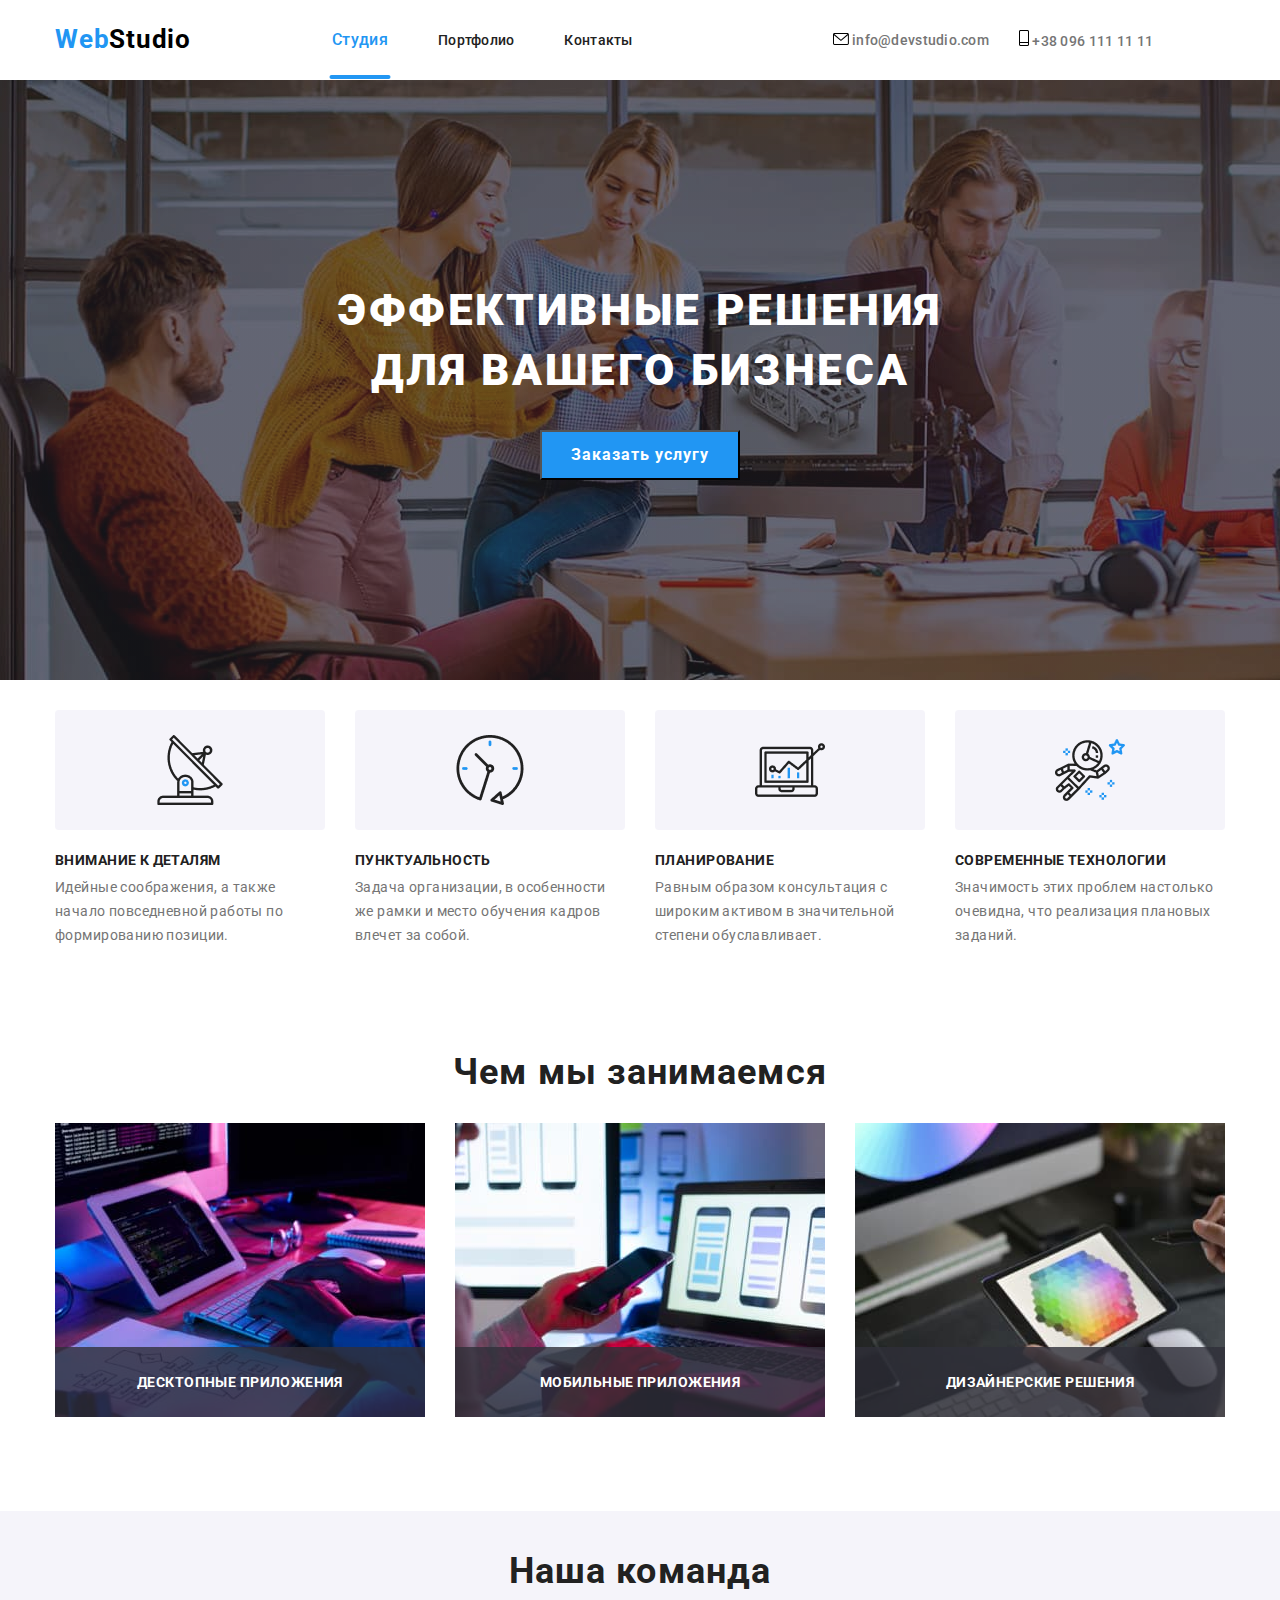
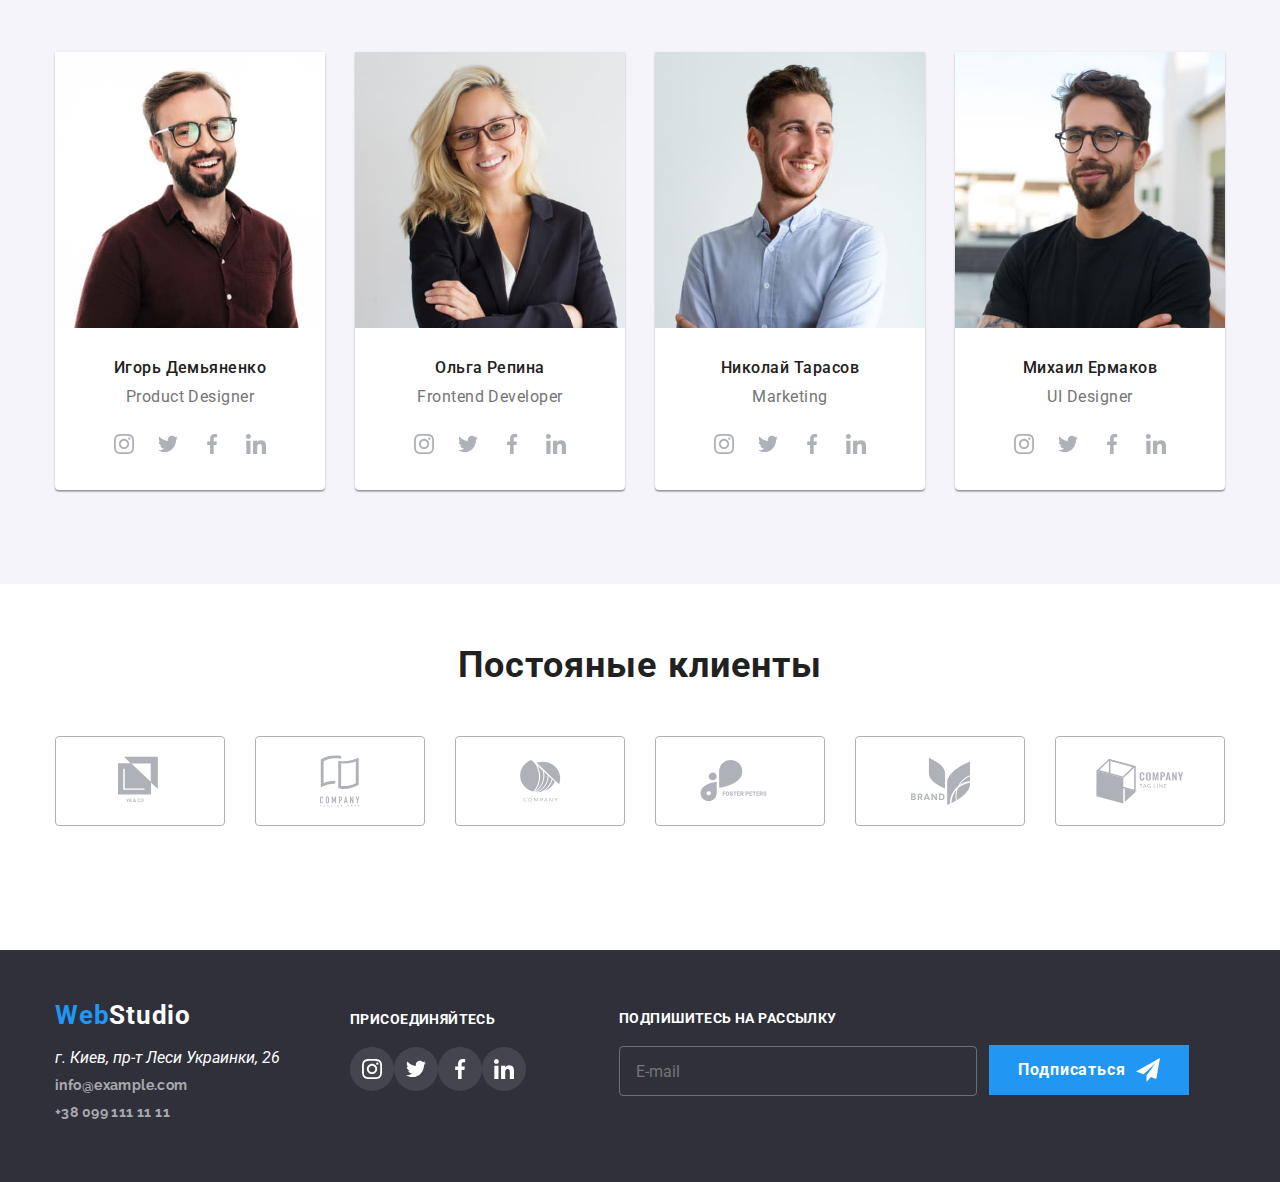
<file: index.html>
<!DOCTYPE html>
<html lang="ru">
  <head>
    <meta charset="UTF-8" />
    <meta name="viewport" content="width=device-width, initial-scale=1.0" />
    <title>Вебстудия</title>
    <link
      rel="stylesheet"
      href="https://cdnjs.cloudflare.com/ajax/libs/modern-normalize/1.0.0/modern-normalize.css"
    />
    <link
      href="https://fonts.googleapis.com/css2?family=Raleway:wght@700&family=Roboto:wght@400;500;700;900&display=swap"
      rel="stylesheet"
    />
    <link rel="stylesheet" href="./css/main.min.css"/>
  </head>

  <body>
    <!-- HEADER -->
    
    <header class="header">
      <div class="container header-container">
       
          <a class="header-logo" lang="en">Web<span class="accent">Studio</span></a>
          <button class="menu-button "  type="button" aria-expanded="false" aria-controls="header-menu-container" data-menu-button>
            <svg class="menu-svg" width="40px" height="40px" aria-label="Переключатель мобильного меню">
              <use width="19px" class="icon-cross" href="./img/sprite.svg#icon-cross"></use>
              <use width="24px"  class="icon-menu" href="./img/sprite.svg#icon-menu"></use>
            </svg>
          </button>
          <div class="header-menu-container" data-menu id="header-menu-container">
            <nav class="navigation">
              <ul class="navigation-list list">
                <li class="navigation-list-item">
                  <a class="navigation-active-link link active" href="">Студия</a>
                </li>
                <li class="navigation-list-item">
                <a class="navigation-list-link link" href="./portfolio.html" target="blank">Портфолио</a>
                </li>
               <li class="navigation-list-item">
                <a class="navigation-list-link link" href="">Контакты</a>
                </li>
              </ul>
            </nav>
            <div class="adress-studio">
              <address class="adress">
                <a class="header-mail-link link" href="mailto:info@devstudio.com">
                  <svg class="mail-svg" width="16px" height="12px">
                   <use  href="./img/sprite.svg#icon-hover"> </use>
                  </svg>
                  info@devstudio.com
                </a>
              </address>
              <address class="adress">
                <a class="header-tel-link link" href="tel:+380961111111">
                  <svg class="tel-svg" width="10px" height="16px">
                    <use href="./img/sprite.svg#icon-Vector"></use>
                  </svg>
                 +38 096 111 11 11
                </a>
              </address>
            </div>
          </div>
        
      </div>
      
    </header>



    <!-- HERO -->
    
    <section class="hero">
      <div class="container">
        
        <h1 class="hero-title">Эффективные решения<br>для вашего бизнеса</h1>
        
        <div class="hero-button">
          <button class="button" type="button" data-modal-open>Заказать услугу</button>
          
        </div>
      </div>
    </section>
  

    <!-- SERVICES -->
    <div class="container services">
    
      <section class="section">
        <ul class="services list">
          <li class="services-item">
            <div class="antenna"></div>
            <h2 class="services-title list">Внимание к деталям</h2>
            <p class="services-subtitle">
            Идейные соображения, а также начало повседневной работы по
            формированию позиции.
            </p>
          </li>
          <li class="services-item">
            <div class="clock"></div>
            <h2 class="services-title list">Пунктуальность</h2>
            <p class="services-subtitle" >
            Задача организации, в особенности же рамки и место обучения кадров
            влечет за собой.
            </p>
          </li>
          <li class="services-item">
            <div class="diagram"></div>
            <h2 class="services-title">Планирование</h2>
            <p class="services-subtitle">
            Равным образом консультация с широким активом в значительной степени
            обуславливает.
            </p>
          </li>
          <li class="services-item">
            <div class="astronaut"></div>
            <h2 class="services-title">Современные технологии</h2>
            <p class="services-subtitle">
            Значимость этих проблем настолько очевидна, что реализация плановых
            заданий.
            </p>
          </li>
        </ul>
      </section>
    </div>

    <!-- ABOUT US -->
   <section class="about">
    <div class="container"> 
    
      <h2 class="heading-title">Чем мы занимаемся</h2>
      <ul class="heading-box">
        <li class="heading list">
          <img src="./img/foto1.jpg" alt="человек печатает" width="370" height="294"/>
          <div class="overlay">
            <p class="label">Десктопные приложения</p>
          </div>
        </li>
        <li class="heading list">
          <img src="./img/foto2.jpg" alt="телефон в руках" width="370" height="294"/>
          <div class="overlay">
            <p class="label">Мобильные приложения</p>
          </div>
        </li>
        <li class="heading list">
          <img src="./img/foto3.jpg" alt="планшет в руках" width="370" height="294"/>
          <div class="overlay">
            <p class="label">Дизайнерские решения</p>
          </div>
        </li>
      </ul>
    </div>
   </section> 
 
   
    <!-- COMMAND -->
    <section class="command">
      <div class="container">
        
        <h2 class="command-title">Наша команда</h2>
       
        <div class="dream-team"> 
          <div class="team">
            <picture>
              <source srcset="./img/team-mobile1.jpg 1x, ./img/team-mobile1@2x.jpg 2x "  media="">
              <source srcset="./img/team-tablet1.jpg 1x, ./img/team-tablet1@2x.jpg 2x "  media="(min-width: 768px)">
              <source srcset="./img/team-desktop1.jpg 1x, ./img/team-desktop1@2x.jpg 2x "  media="(min-width: 1200px)">
              <img class="team-img" src="./img/team-mobile1.jpg" alt="Игорь Демьяненко"/>
            </picture>
            <div class="team-card">
              <h3 class="command-list-name">Игорь Демьяненко</h3>
              <p class="position" lang="en">Product Designer</p>
              <ul class="social-list list">
                <li class="social-list-item">
                  <a class="social-list-link" href="">
                  <svg  class="social-list-svg" >
                    <use href="./img/sprite.svg#icon-instagram"></use>
                   </svg>
                  </a>
                </li>
                <li class="social-list-item">
                  <a class="social-list-link"  href="">
                    <svg class="social-list-svg">
                      <use href="./img/sprite.svg#icon-twitter"></use>
                    </svg>
                  </a>
                </li>
                <li class="social-list-item">
                  <a class="social-list-link" href="">
                    <svg class="social-list-svg">
                      <use href="./img/sprite.svg#icon-facebook"></use>
                    </svg>
                  </a>
                </li>
                <li class="social-list-item">
                  <a class="social-list-link" href="">
                    <svg class="social-list-svg">
                      <use href="./img/sprite.svg#icon-linkedin"></use>
                    </svg>
                  </a>
                </li>
              </ul>
            </div>
          </div>
          <div class="team">
            <picture>
              <source srcset="./img/team-mobile2.jpg 1x, ./img/team-mobile2@2x.jpg 2x "  media="">
              <source srcset="./img/team-tablet2.jpg 1x, ./img/team-tablet2@2x.jpg 2x "  media="(min-width: 768px)">
              <source srcset="./img/team-desktop2.jpg 1x, ./img/team-desktop2@2x.jpg 2x "  media="(min-width: 1200px)">
              <img class="team-img" src="./img/team-mobile2.jpg" alt="Ольга Репина"/>
            </picture>
           
            <div class="team-card">
              <h3 class="command-list-name">Ольга Репина</h3>
              <p class="position" lang="en">Frontend Developer</p>
              <ul class="social-list list">
                <li class="social-list-item">
                  <a class="social-list-link" href="">
                   <svg class="social-list-svg">
                    <use href="./img/sprite.svg#icon-instagram"></use>
                   </svg>
                  </a>
                </li>
                <li class="social-list-item">
                  <a class="social-list-link"  href="">
                    <svg class="social-list-svg">
                      <use href="./img/sprite.svg#icon-twitter"></use>
                    </svg>
                  </a>
                </li>
                <li class="social-list-item">
                  <a class="social-list-link" href="">
                    <svg class="social-list-svg">
                      <use href="./img/sprite.svg#icon-facebook"></use>
                    </svg>
                  </a>
                </li>
                <li class="social-list-item">
                  <a class="social-list-link" href="">
                    <svg class="social-list-svg">
                      <use href="./img/sprite.svg#icon-linkedin"></use>
                    </svg>
                  </a>
                </li>
              </ul>
            </div> 
          </div>
          <div class="team">
            <picture>
              <source srcset="./img/team-mobile3.jpg 1x, ./img/team-mobile3@2x.jpg 2x "  media="">
              <source srcset="./img/team-tablet3.jpg 1x, ./img/team-tablet3@2x.jpg 2x "  media="(min-width: 768px)">
              <source srcset="./img/team-desktop3.jpg 1x, ./img/team-desktop3@2x.jpg 2x "  media="(min-width: 1200px)">
              <img class="team-img" src="./img/team-mobile3.jpg" alt="Николай Тарасов"/>
            </picture>
           
            <div class="team-card">
              <h3 class="command-list-name">Николай Тарасов</h3> 
              <p class="position" lang="en">Marketing</p>
              <ul class="social-list list">
                <li class="social-list-item">
                  <a class="social-list-link" href="">
                   <svg class="social-list-svg">
                    <use href="./img/sprite.svg#icon-instagram"></use>
                   </svg>
                  </a>
                </li>
                <li class="social-list-item">
                  <a class="social-list-link"  href="">
                    <svg class="social-list-svg">
                      <use href="./img/sprite.svg#icon-twitter"></use>
                    </svg>
                  </a>
                </li>
                <li class="social-list-item">
                  <a class="social-list-link" href="">
                    <svg class="social-list-svg">
                      <use href="./img/sprite.svg#icon-facebook"></use>
                    </svg>
                  </a>
                </li>
                <li class="social-list-item">
                  <a class="social-list-link" href="">
                    <svg class="social-list-svg">
                      <use href="./img/sprite.svg#icon-linkedin"></use>
                    </svg>
                  </a>
                </li>
              </ul>
            </div>
          </div>
          <div class="team">
            <picture>
              <source srcset="./img/team-mobile4.jpg 1x, ./img/team-mobile4@2x.jpg 2x "  media="">
              <source srcset="./img/team-tablet4.jpg 1x, ./img/team-tablet4@2x.jpg 2x "  media="(min-width: 768px)">
              <source srcset="./img/team-desktop4.jpg 1x, ./img/team-desktop4@2x.jpg 2x "  media="(min-width: 1200px)">
              <img class="team-img" src="./img/team-mobile4.jpg" alt="Михаил Ермаков"/>
            </picture>
           
            <div class="team-card">
              <h3 class="command-list-name">Михаил Ермаков</h3>
              <p class="position" lang="en">UI Designer</p>
              <ul class="social-list list">
                <li class="social-list-item">
                  <a class="social-list-link" href="">
                   <svg class="social-list-svg">
                    <use href="./img/sprite.svg#icon-instagram"></use>
                   </svg>
                  </a>
                </li>
                <li class="social-list-item">
                  <a class="social-list-link"  href="">
                    <svg class="social-list-svg">
                      <use href="./img/sprite.svg#icon-twitter"></use>
                    </svg>
                  </a>
                </li>
                <li class="social-list-item">
                  <a class="social-list-link" href="">
                    <svg class="social-list-svg">
                      <use href="./img/sprite.svg#icon-facebook"></use>
                    </svg>
                  </a>
                </li>
                <li class="social-list-item">
                  <a class="social-list-link" href="">
                    <svg class="social-list-svg">
                      <use href="./img/sprite.svg#icon-linkedin"></use>
                    </svg>
                  </a>
                </li>
              </ul>
            </div>
          </div>
        </div>
        
      </div>
    </section>

    
   <!-- ПОСТОЯНЫЕ КЛИЕНТЫ  -->

    <section class="section-clients">
      <div class="container"> 
        <h2 class="clients-title">Постояные клиенты</h2>
        <ul class="clients list">
          <li>
            <a class="clients-box " href="">
              <svg class="clients-icon" width="44" height="50">
                <use  href="./img/sprite.svg#icon-logo-1"></use>
              </svg>
            </a>
          </li>
          <li>
            <a class="clients-box" href="">
            <svg class="clients-icon"  width="40px" height="52px" >
              <use  href="./img/sprite.svg#icon-logo-2"></use>
            </svg>
            </a>
          </li>
          <li>
            <a class="clients-box " href="">
            <svg class="clients-icon" width="41px" height="42px">
              <use  href="./img/sprite.svg#icon-logo-3"></use>
            </svg>
            </a>
          </li>
          <li>
            <a class="clients-box " href="">
            <svg class="clients-icon" width="80px" height="42px">
              <use  href="./img/sprite.svg#icon-logo-4"></use>
            </svg>
            </a>
          </li>
          <li>
            <a class="clients-box " href="">
            <svg class="clients-icon" width="59px" height="47px">
              <use  href="./img/sprite.svg#icon-logo-5"></use>
            </svg>
            </a>
          </li>
          <li>
            <a class="clients-box " href="">
            <svg class="clients-icon" width="88px" height="45px">
              <use  href="./img/sprite.svg#icon-logo-6"></use>
            </svg>
            </a>
          </li>
        </ul>
      </div>
    

    </section>
    
     

    <!-- FOOTER -->

    <footer class="footer">
      <div class="container">
       
        <div class="address-social">
          <div class="container-address"> 
          
            <a class="footer-logo link" lang="en" href="./index.html">Web<span class="footer-accent">Studio</span></a>
            
            <address class="contact-address">
              <a class="footer-contact-item link" href="г.Киев,пр-тЛесиУкраинки,26">г. Киев, пр-т Леси Украинки, 26</a>
            </address>
            <address class="contact-mail">
              <a class="footer-contact link" href="mailto:info@example.com">info@example.com</a>
            </address>
              <address class="contact-tel">
              <a class="footer-contact link" href="tel:+380991111111">+38 099 111 11 11</a>
            </address> 
          </div>
           
          <div class="container-social">
  
            <h1 class="footer-social-title">присоединяйтесь</h1>
            <ul class="footer-social-list list">
              <li class="footer-social-list-item">
                <a href="" class="footer-social-list-link">
                  <svg class="footer-social-icon">
                    <use href="./img/sprite.svg#icon-instagram"></use>
                    </svg>
                </a>
              </li>
              <li class="footer-social-list-item">
                 <a class="footer-social-list-link"  href="">
                  <svg class="footer-social-icon">
                    <use href="./img/sprite.svg#icon-twitter"></use>
                  </svg>
                </a>
              </li>
              <li class="footer-social-list-item">
                <a class="footer-social-list-link" href="">
                  <svg class="footer-social-icon">
                    <use href="./img/sprite.svg#icon-facebook"></use>
                  </svg>
                </a>
              </li>
              <li class="footer-social-list-item">
                <a class="footer-social-list-link" href="">
                  <svg class="footer-social-icon">
                    <use href="./img/sprite.svg#icon-linkedin"></use>
                  </svg>
                 </a>
              </li>
            </ul>
          </div>
        </div>


        <div class="mail-input">
          <h2 class="mail-input-title">Подпишитесь на рассылку</h2>
          <form action="#" class="form-input">
          <input type="text" class="form-input-mail" placeholder="E-mail"></form>
        </div>
          
        <div class="button-input">
          <a class="button">
            <span class="icon"></span>
            Подписаться 
            <svg class="input-icon">
              <use href="./img/sprite.svg#icon-send"></use>
            </svg>
          </a>
        </div>
        
      </div>
     
    </footer>   

      <!-- MODAL WINDOW   -->

    <div class="backdrop is-hidden" data-modal>
      <div class="modal">
        <button type="button" class="close-btn" data-modal-close>
          <svg width="18px" height="18px" class="modal-svg">
            <use href="./img/sprite.svg#icon-Vector-x"></use>
          </svg>
        </button>

        <h2 class="modal-title">Оставьте свои данные, мы вам перезвоним</h2>

        <form action="#" class="modal-form">

          <label class="modal-form-field">
            Имя
            <span class="modal-form-field-wrapper">
              <input type="text" name="name" class="modal-form-input" required>
              <svg width="18" height="18" class="modal-form-svg-icon">
                <use href="./img/sprite.svg#icon-Vector1"></use>
              </svg>
            </span>
          </label>
          <label class="modal-form-field">
            Телефон
            <span class="modal-form-field-wrapper">
              <input type="tel" name="phone" class="modal-form-input" required>
              <svg width="18" height="18" class="modal-form-svg-icon">
               <use href="./img/sprite.svg#icon-Vector2"></use>
              </svg>
            </span>
          </label>
          <label class="modal-form-field">
            Почта
            <span class="modal-form-field-wrapper">
              <input type="text" name="mail" class="modal-form-input" required>
              <svg width="18" height="18" class="modal-form-svg-icon">
                <use href="./img/sprite.svg#icon-email-black"></use>
              </svg>
            </span>
          </label>

          <label class="modal-form-field">
            Комментарий
           
             <textarea name="user-message" class="modal-form-message" placeholder="Введите текст"></textarea>
             <input type="checkbox" name="user-policy" value="accept-policy" id="check-policy" class="modal-form-policy visually-hidden">
             <label for="check-policy" class="modal-form-policy-label">
              Соглашаюсь с рассылкой и принимаю <a href="#">Условия договора</a></label>
              <span class="btn-wrapper">
                <button type="submit" class="modal-form-btn">Отправить</button>
              </span>
          </label>
   
        </form>


      </div>
    </div>
    <script src="./js/menu.js"></script> 
    <script src="./js/modal.js"></script> 
  </body>
</html>
</file>
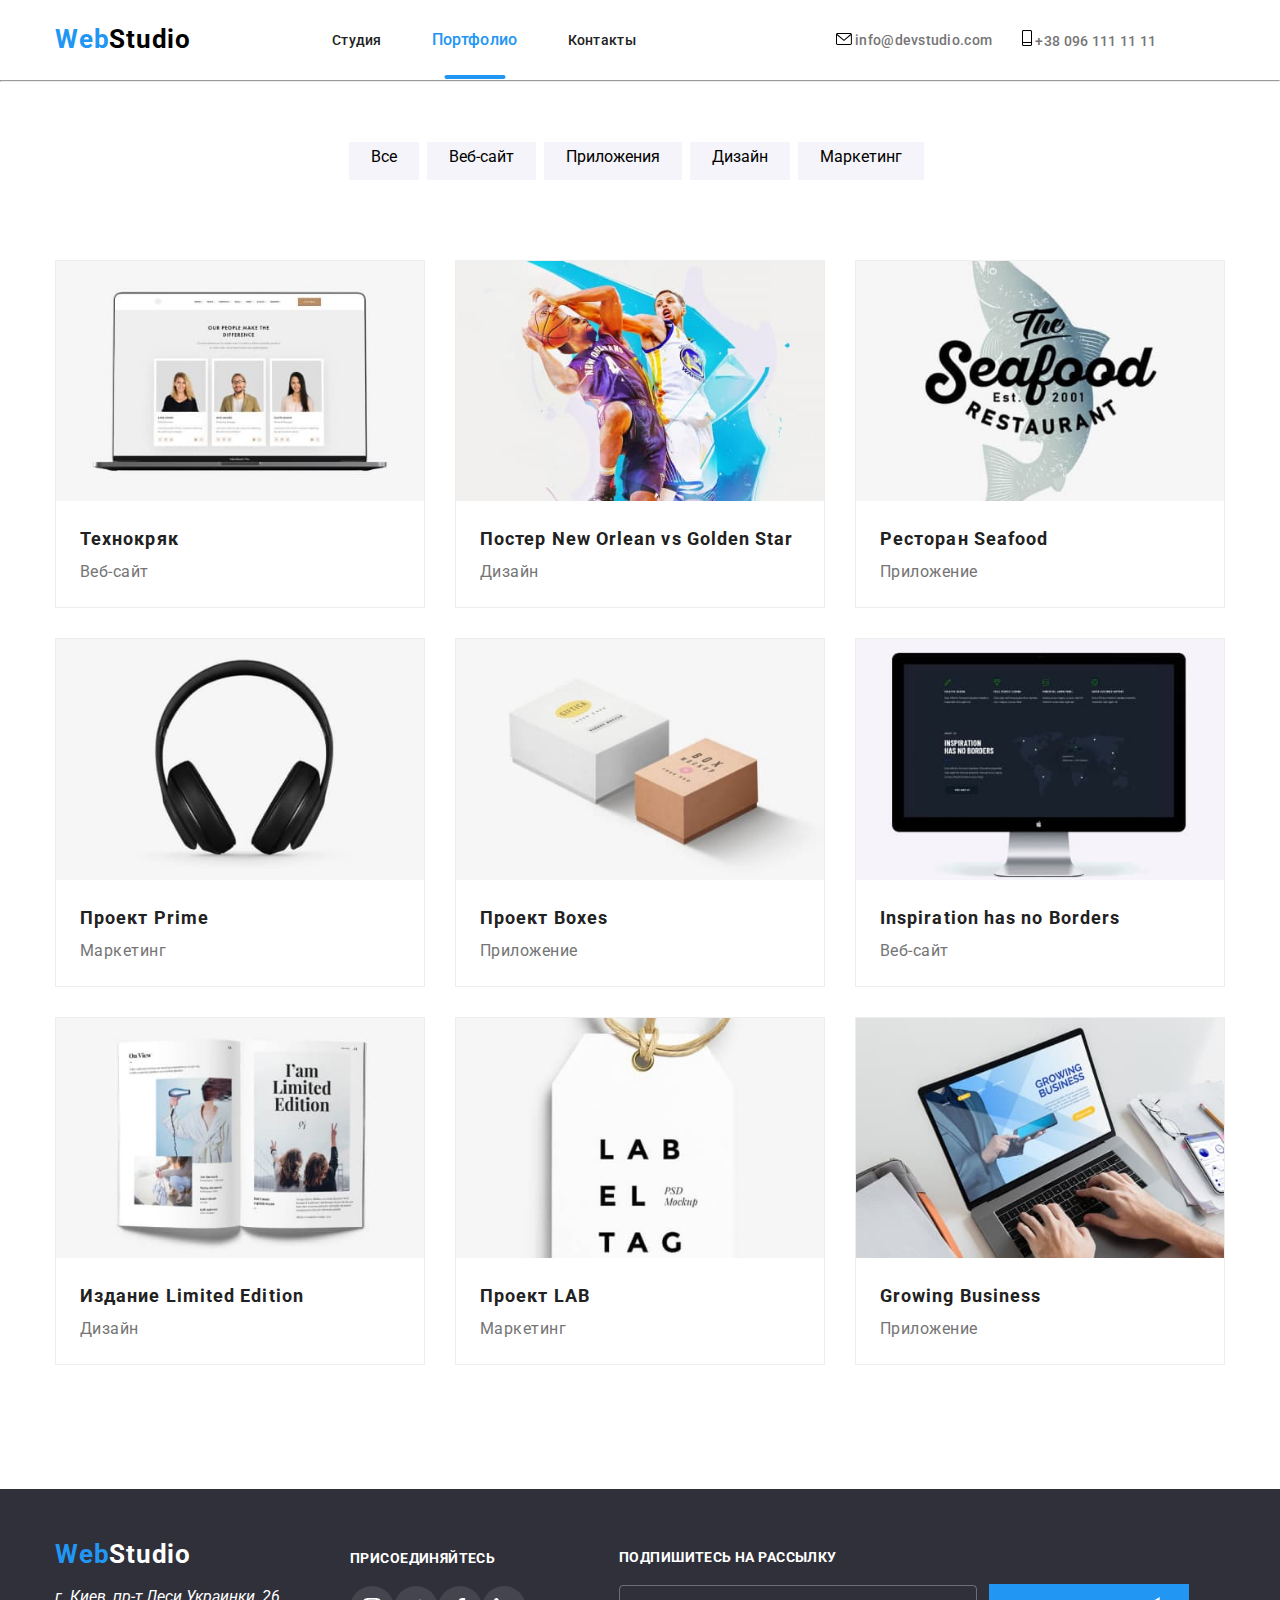
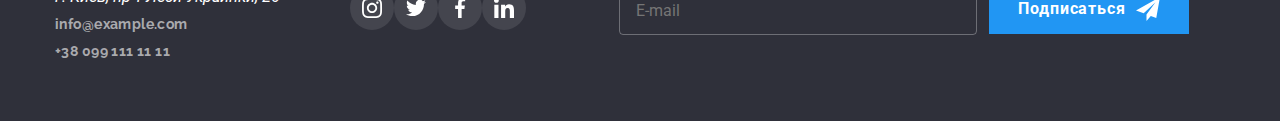
<file: portfolio.html>
<!DOCTYPE html>
<html lang="ru">
  <head>
    <meta charset="UTF-8" />
    <meta name="viewport" content="width=device-width, initial-scale=1.0" />
    <title>Портфолио</title>
    <link
      rel="stylesheet"
      href="https://cdnjs.cloudflare.com/ajax/libs/modern-normalize/1.0.0/modern-normalize.css"
    />
    <link
      href="https://fonts.googleapis.com/css2?family=Raleway:wght@700&family=Roboto:wght@400;700&display=swap"
      rel="stylesheet"
    />
    <link rel="stylesheet" href="./css/portfolio.min.css" />
  </head>

  <body>
    <!-- Header -->
    <header class="header">
      <div class="container header-container">
       
        <a class="header-logo" lang="en">Web<span class="accent">Studio</span></a>
        <button class="menu-button "  type="button" aria-expanded="false" aria-controls="header-menu-container" data-menu-button>
            <svg class="menu-svg" width="40px" height="40px" aria-label="Переключатель мобильного меню">
              <use width="19px" class="icon-cross" href="./img/sprite.svg#icon-cross"></use>
              <use width="24px"  class="icon-menu" href="./img/sprite.svg#icon-menu"></use>
            </svg>
          </button>
          <div class="header-menu-container" data-menu id="header-menu-container">
            <nav class="navigation">
              <ul class="navigation-list list">
                <li class="navigation-list-item">
                  <a class="navigation-list-link link" href="index.html">Студия</a>
                </li>
                <li class="navigation-list-item">
                <a class="navigation-active-link link active" href="./portfolio.html" target="blank">Портфолио</a>
                </li>
               <li class="navigation-list-item">
                <a class="navigation-list-link link" href="">Контакты</a>
                </li>
              </ul>
            </nav>
            <div class="adress-studio">
              <address class="adress">
                <a class="header-mail-link link" href="mailto:info@devstudio.com">
                  <svg class="mail-svg" width="16px" height="12px">
                   <use  href="./img/sprite.svg#icon-hover"> </use>
                  </svg>
                  info@devstudio.com
                </a>
              </address>
              <address class="adress">
                <a class="header-tel-link link" href="tel:+380961111111">
                  <svg class="tel-svg" width="10px" height="16px">
                    <use href="./img/sprite.svg#icon-Vector"></use>
                  </svg>
                 +38 096 111 11 11
                </a>
              </address>
            </div>
          </div>
        
      </div>
     
    </header>
    <hr>
    <!-- GALLERY-->
    <main class="portfolio">
     
      <div class="container gallery">
        <h1 class="visually-hidden">Portfolio</h1>
        <div class="filter">
         <a class="modal-btn link"> <span class="icon"></span>Все</a>
         <a class="modal-btn link"> <span class="icon"></span>Веб-сайт</a>
         <a class="modal-btn link"> <span class="icon"></span>Приложения</a>
         <a class="modal-btn link"> <span class="icon"></span>Дизайн</a>
         <a class="modal-btn link"> <span class="icon"></span>Маркетинг</a>
        </div>
        <ul class="project">
          <li class="croup list">
            <div class="project-overlay">
              <div class="croup-overlay">

                <picture>
                  <source srcset="./img/project1-m.jpg 1x, ./img/project1-m@2x.jpg 2x "  media="">
                  <source srcset="./img/project1-t.jpg 1x, ./img/project1-t@2x.jpg 2x "  media="(min-width: 768px)">
                  <source srcset="./img/project1-d.jpg 1x, ./img/project1-d@2x.jpg 2x "  media="(min-width: 1200px)">
                  <img class="section-img" src="./img/project1-m.jpg" alt="ноутбук"  height="294"/>
                </picture>
                <div class="description-overlay">
                  <p class="subtitle-overlay">Технокряк это современная площадка распространения коронавируса. Компании используют эту платформу для цифрового шпионажа и атак на защищённые сервера конкурентов.</p>
                </div>
              </div>
                
              <div class="project-item list">
                <h2 class="project-title">Технокряк</h2>
                <p class="project-subtitle">Веб-сайт</p>
              </div>
             
            </div>
          </li>
         
          <li class="croup list">
            <picture>
              <source srcset="./img/project2-m.jpg 1x, ./img/project2-m@2x.jpg 2x "  media="">
              <source srcset="./img/project2-t.jpg 1x, ./img/project2-t@2x.jpg 2x "  media="(min-width: 768px)">
              <source srcset="./img/project2-d.jpg 1x, ./img/project2-d@2x.jpg 2x "  media="(min-width: 1200px)">
              <img class="section-img" src="./img/project2-m.jpg" alt="ноутбук"  height="294"/>
            </picture>
              <div class="project-item">
                <h2 class="project-title">Постер New Orlean vs Golden Star</h2>
                <p class="project-subtitle">Дизайн</p>
              </div>
            </li>
          <li class="croup list">
            <picture>
              <source srcset="./img/project3-m.jpg 1x, ./img/project3-m@2x.jpg 2x "  media="">
              <source srcset="./img/project3-t.jpg 1x, ./img/project3-t@2x.jpg 2x "  media="(min-width: 768px)">
              <source srcset="./img/project3-d.jpg 1x, ./img/project3-d@2x.jpg 2x "  media="(min-width: 1200px)">
              <img class="section-img" src="./img/project3-m.jpg" alt="ноутбук"  height="294"/>
            </picture>
            <div class="project-item">
              <h2 class="project-title">Ресторан Seafood</h2>
              <p class="project-subtitle">Приложение</p>
            </div>
          </li>
          <li class="croup list">
            <picture>
              <source srcset="./img/project4-m.jpg 1x, ./img/project4-m@2x.jpg 2x "  media="">
              <source srcset="./img/project4-t.jpg 1x, ./img/project4-t@2x.jpg 2x "  media="(min-width: 768px)">
              <source srcset="./img/project4-d.jpg 1x, ./img/project4-d@2x.jpg 2x "  media="(min-width: 1200px)">
              <img class="section-img" src="./img/project4-m.jpg" alt="ноутбук"  height="294"/>
            </picture>
              <div class="project-item">
                <h2 class="project-title">Проект Prime</h2>
                <p class="project-subtitle">Маркетинг</p>
              </div>
          </li>
          <li class="croup list">
            <picture>
              <source srcset="./img/project5-m.jpg 1x, ./img/project5-m@2x.jpg 2x "  media="">
              <source srcset="./img/project5-t.jpg 1x, ./img/project5-t@2x.jpg 2x "  media="(min-width: 768px)">
              <source srcset="./img/project5-d.jpg 1x, ./img/project5-d@2x.jpg 2x "  media="(min-width: 1200px)">
              <img class="section-img" src="./img/project5-m.jpg" alt="ноутбук" height="294"/>
            </picture>
              <div class="project-item">
                <h2 class="project-title">Проект Boxes</h2>
                <p class="project-subtitle">Приложение</p>
              </div>
          </li>
          <li class="croup list">
            <picture>
              <source srcset="./img/project6-m.jpg 1x, ./img/project6-m@2x.jpg 2x "  media="">
              <source srcset="./img/project6-t.jpg 1x, ./img/project6-t@2x.jpg 2x "  media="(min-width: 768px)">
              <source srcset="./img/project6-d.jpg 1x, ./img/project6-d@2x.jpg 2x "  media="(min-width: 1200px)">
              <img class="section-img" src="./img/project6-m.jpg" alt="ноутбук"  height="294"/>
            </picture>
            <div class="project-item">
              <h2 class="project-title">Inspiration has no Borders</h2>
              <p class="project-subtitle">Веб-сайт</p>
            </div>
          </li>
          <li class="croup list">
            <picture>
              <source srcset="./img/project7-m.jpg 1x, ./img/project7-m@2x.jpg 2x "  media="">
              <source srcset="./img/project7-t.jpg 1x, ./img/project7-t@2x.jpg 2x "  media="(min-width: 768px)">
              <source srcset="./img/project7-d.jpg 1x, ./img/project7-d@2x.jpg 2x "  media="(min-width: 1200px)">
              <img class="section-img" src="./img/project7-m.jpg" alt="ноутбук"  height="294"/>
            </picture>
            <div class="project-item">
              <h2 class="project-title">Издание Limited Edition</h2>
              <p class="project-subtitle">Дизайн</p>
            </div>
          </li>
          <li class="croup list">
            <picture>
              <source srcset="./img/project8-m.jpg 1x, ./img/project8-m@2x.jpg 2x "  media="">
              <source srcset="./img/project8-t.jpg 1x, ./img/project8-t@2x.jpg 2x "  media="(min-width: 768px)">
              <source srcset="./img/project8-d.jpg 1x, ./img/project8-d@2x.jpg 2x "  media="(min-width: 1200px)">
              <img class="section-img" src="./img/project8-m.jpg" alt="ноутбук"  height="294"/>
            </picture>
            <div class="project-item">
              <h2 class="project-title">Проект LAB</h2>
              <p class="project-subtitle">Маркетинг</p>
            </div>
          </li>
          <li class="croup list">
            <picture>
              <source srcset="./img/project9-m.jpg 1x, ./img/project9-m@2x.jpg 2x "  media="">
              <source srcset="./img/project9-t.jpg 1x, ./img/project9-t@2x.jpg 2x "  media="(min-width: 768px)">
              <source srcset="./img/project9-d.jpg 1x, ./img/project9-d@2x.jpg 2x "  media="(min-width: 1200px)">
              <img class="section-img" src="./img/project9-m.jpg" alt="ноутбук" height="294"/>
            </picture>
            <div class="project-item">
             <h2 class="project-title">Growing Business</h2>
             <p class="project-subtitle">Приложение</p>
            </div>
          </li>
        </ul> 
      </div>
      
    </main>
    
    <!-- FOOTER-->

   
    <footer class="footer">
      <div class="container">
       
        <div class="address-social">
          <div class="container-address"> 
          
            <a class="footer-logo link" lang="en" href="./index.html">Web<span class="footer-accent">Studio</span></a>
            
            <address class="contact-address">
              <a class="footer-contact-item link" href="г.Киев,пр-тЛесиУкраинки,26">г. Киев, пр-т Леси Украинки, 26</a>
            </address>
            <address class="contact-mail">
              <a class="footer-contact link" href="mailto:info@example.com">info@example.com</a>
            </address>
              <address class="contact-tel">
              <a class="footer-contact link" href="tel:+380991111111">+38 099 111 11 11</a>
            </address> 
          </div>
           
          <div class="container-social">
  
            <h1 class="footer-social-title">присоединяйтесь</h1>
            <ul class="footer-social-list list">
              <li class="footer-social-list-item">
                <a href="" class="footer-social-list-link">
                  <svg class="footer-social-icon">
                    <use href="./img/sprite.svg#icon-instagram"></use>
                    </svg>
                </a>
              </li>
              <li class="footer-social-list-item">
                 <a class="footer-social-list-link"  href="">
                  <svg class="footer-social-icon">
                    <use href="./img/sprite.svg#icon-twitter"></use>
                  </svg>
                </a>
              </li>
              <li class="footer-social-list-item">
                <a class="footer-social-list-link" href="">
                  <svg class="footer-social-icon">
                    <use href="./img/sprite.svg#icon-facebook"></use>
                  </svg>
                </a>
              </li>
              <li class="footer-social-list-item">
                <a class="footer-social-list-link" href="">
                  <svg class="footer-social-icon">
                    <use href="./img/sprite.svg#icon-linkedin"></use>
                  </svg>
                 </a>
              </li>
            </ul>
          </div>
        </div>


        <div class="mail-input">
          <h2 class="mail-input-title">Подпишитесь на рассылку</h2>
          <form action="#" class="form-input">
          <input type="text" class="form-input-mail" placeholder="E-mail"></form>
        </div>
          
        <div class="button-input">
          <a class="button">
            <span class="icon"></span>
            Подписаться 
            <svg class="input-icon">
              <use href="./img/sprite.svg#icon-send"></use>
            </svg>
          </a>
        </div>
        
      </div>
     
    </footer> 
    <script src="./js/menu.js"></script>
  </body>
</html>
</file>
<file: css/main.min.css>
.visually-hidden{position:absolute !important;clip:rect(1px 1px 1px 1px);clip:rect(1px, 1px, 1px, 1px);padding:0 !important;border:0 !important;height:1px !important;width:1px !important;overflow:hidden}*,*::before,*::after{margin:0;padding:0}.backdrop{position:fixed;top:0;left:0;background-color:rgba(0,0,0,0.2);width:100%;height:100%;overflow-y:scroll}body{font-family:"Roboto", sans-serif;font-style:normal}.link{text-decoration:none}.address{font-style:normal}img{display:block;max-width:100%;height:auto}.list{list-style:none}.container{width:100%;padding:0 15px;margin:0 auto}@media screen and (min-width: 480px){.container{width:480px}}@media screen and (max-width: 767px){.header-container{display:flex;align-items:center}}@media screen and (min-width: 768px){.container{width:768px}.header-container{width:768px;height:80px;display:flex;align-items:center}}@media screen and (min-width: 1200px){.container{width:1200px}.footer .container{display:flex}.container .header.container{height:60px;display:flex;align-items:center}.header .container{display:flex;align-items:center}}.hero-button{display:flex;justify-content:center;margin-top:30px}.button{display:flex;align-items:center;justify-content:center;font-family:"Roboto",sans-serif;font-style:normal;font-weight:700;font-size:16px;line-height:1.875px;letter-spacing:0.06em;width:200px;height:50px;cursor:pointer;color:#fff;background-color:#2196F3}.social-list-link{display:flex;align-items:center;justify-content:space-between;width:44px;height:44px;border-radius:50px;fill:#AFB1B8;transition:fill 250ms cubic-bezier(0.4, 0, 0.2, 1)}.social-list-link:hover{background-color:#2196F3}.social-list{display:flex;justify-content:center;background:#fff;margin-top:16px}.social-list-svg{height:20px;transition:fill 250ms cubic-bezier(0.4, 0, 0.2, 1)}.social-list-link:hover .social-list-svg{fill:#fff}.footer-social-list-link{display:flex;justify-content:space-between;align-items:center;width:44px;height:44px;background:rgba(255,255,255,0.1);border-radius:50%}.footer-social-list-link:hover{background-color:#2196F3}.footer-social-list{display:flex;justify-content:center}@media screen and (min-width: 320px){.social-list{display:flex;justify-content:center;background:#fff;margin-top:16px}}@media screen and (min-width: 1200px){.social-list{display:flex;background:#fff;margin-top:16px}.footer-social-list{display:flex;justify-content:space-between}}.backdrop{position:fixed;top:0;left:0;background:rgba(0,0,0,0.2);transition:all 250ms cubic-bezier(0.4, 0, 0.2, 1);overflow-y:scroll}.is-hidden{opacity:0;visibility:hidden;pointer-events:none}.close-btn{position:absolute;top:8px;right:8px;width:30px;height:30px;background:#fff;border:1px solid rgba(0,0,0,0.1);border-radius:50%;cursor:pointer}.modal-svg{padding-top:6px;width:18px;height:18px}.modal-title{font-weight:700;font-size:20px;line-height:23px;letter-spacing:0.03em;color:#212121}.modal-form{display:flex;flex-direction:column;margin-top:12px}.modal-form-btn{font-weight:700;font-size:16px;line-height:30px;color:#fff;background:#2196F3;width:200px;height:50px;cursor:pointer;margin-top:30px;transition:all 250ms cubic-bezier(0.4, 0, 0.2, 1)}.btn-wrapper{display:flex;align-items:center;justify-content:center}.modal-form-input{width:100%;height:40px;border:1px solid rgba(33,33,33,0.2);box-sizing:border-box;border-radius:4px;padding-left:42px}.modal-form-input:focus,.modal-form-message:focus{outline:none;border:1px solid #2196F3}.modal-form-input:focus+.modal-form-svg-icon{fill:#2196F3;transition:all 250ms cubic-bezier(0.4, 0, 0.2, 1)}.modal-form-field{font-weight:400;font-size:12px;line-height:14px;letter-spacing:0.01em;color:#757575;margin-top:10px;transition:all 250ms cubic-bezier(0.4, 0, 0.2, 1)}.modal-form-message{width:100%;height:120px;border:1px solid rgba(33,33,33,0.2);box-sizing:border-box;border-radius:4px;margin-top:4px;font-weight:400;font-size:14px;line-height:16px;letter-spacing:0.01em;color:rgba(117,117,117,0.5);padding-top:12px;padding-left:16px;resize:none}.modal-form-svg-icon{position:absolute;top:50%;left:12px;transform:translateY(-50%)}.modal-form-policy-label{font-family:Roboto;font-style:normal;font-weight:400;font-size:14px;line-height:24px;letter-spacing:0.03em;color:#757575}.modal-form-policy-label::before{display:inline-block;content:"";width:16px;height:15px;outline:1px solid;margin-top:20px;margin-right:9px}.modal-form-policy{height:8px;width:11px;border-radius:0px;background-image:url("../img/Vector.png")}.modal-form-policy:checked+.modal-form-policy-label::before{background-image:url("../img/Vector.png");background-color:#2196F3}.modal{position:absolute;top:50%;left:50%;transform:translate(-50%, -50%);background:#fff;padding:40px}.modal-form-field-wrapper{position:relative;margin-top:4px}.close-btn{position:absolute;top:8px;right:8px;width:30px;height:30px;background:#fff;border:1px solid rgba(0,0,0,0.1);border-radius:50%;cursor:pointer}.modal-form-field-wrapper{position:relative;margin-top:4px}@media screen and (min-width: 0px) and (max-width: 479px){.backdrop{padding-top:93px;position:absolute;left:50%;transform:translateX(-50%) scale(1)}.modal{width:100%}}@media screen and (min-width: 480px) and (max-width: 767px){.backdrop{padding-top:93px;position:absolute;left:50%;transform:translateX(-50%) scale(1)}.modal{width:450px}}@media screen and (min-width: 768px) and (max-width: 1199px){.modal{width:450px}.backdrop{padding-top:93px;position:absolute;left:50%;transform:translateX(-50%) scale(1)}}@media screen and (min-width: 1200px){.backdrop{padding-top:220px;padding-bottom:220px}.modal{width:528px}}.header-logo{font-family:var(--secondary-font);font-style:normal;font-weight:700;letter-spacing:0.03em;color:#2196F3}.accent{color:#000000}.navigation-active-link{font-weight:500;letter-spacing:0.02em;color:#2196F3}.navigation-active-link.active::after{content:"";position:absolute;display:block;width:61px;height:4px;bottom:0;left:50%;transform:translate(-50%);background:#2196F3;border-radius:2px}.navigation-list-link{font-family:"Roboto",sans-serif;font-style:normal;font-weight:500;font-size:14px;line-height:16px;letter-spacing:0.02em;color:#212121;transition:color 250ms cubic-bezier(0.4, 0, 0.2, 1)}.navigation-list-link:hover{color:#2196F3}.header-mail-link,.header-tel-link{font-family:Roboto;font-style:normal;font-weight:500;font-size:14px;line-height:1.143px;letter-spacing:0.02em;color:#757575;transition:color 250ms cubic-bezier(0.4, 0, 0.2, 1)}.header-mail-link:hover,.header-mail-link:focus,.header-tel-link:hover,.header-tel-link:focus{color:#2196F3}.adress:hover svg{fill:#2196F3}@media screen and (max-width: 767px){.header-logo{font-size:24px;line-height:28px;margin-right:auto}.menu-button:hover,.menu-button:focus{outline:none}.menu-button{display:inline-flex;border:none;background-color:transparent}.menu-button .icon-cross{display:none}.icon-cross{fill:#2196F3}.menu-button.is-open .icon-cross{display:block}.menu-button.is-open .icon-menu{display:none}.menu-button:hover .icon-menu,.menu-button:focus .icon-menu{fill:#2196F3}.header{position:relative;padding-top:16px;padding-bottom:16px}.header-menu-container{display:none;text-align:center;position:absolute;top:100%;left:0;width:100%;height:400px;background:#FFFFFF;box-shadow:0px 4px 8px rgba(0,0,0,0.04),0px 2px 4px rgba(0,0,0,0.08),0px 1px 3px rgba(0,0,0,0.16);z-index:1;padding:60px 60px}.header-menu-container.is-open{display:block}.header-menu-container.is-open{display:block}.active{position:relative;padding-bottom:12px}.navigation-active-link.active::after{content:"";position:absolute;display:block;width:61px;height:4px;bottom:0;left:50%;transform:translate(-50%);background:#2196F3;border-radius:2px}.navigation-list-item{padding-bottom:40px}.navigation-list-link,.navigation-active-link{font-size:18px;line-height:21px}.header-mail-link .link,.header-tel-link .link{width:174px;height:21px;font-size:18px;line-height:21px}.adress:last-child{margin-top:16px}.navigation{margin-bottom:20px}}@media screen and (min-width: 768px){.menu-button{display:none}.header-logo{font-size:24px;line-height:28px}.header-menu-container{display:flex;align-items:center}.navigation{align-items:center;margin-left:48px;margin-right:84px}.navigation-list{display:flex}.navigation-list-item:not(:last-child){padding-right:50px}.navigation-list-item{padding-top:0px}.header-mail-link{margin-top:10px}.active{position:relative;padding-bottom:30px}}@media screen and (min-width: 1200px){.header-logo{font-size:26px;line-height:31px;padding-top:24px;padding-bottom:25px;margin-right:93px}.adress-studio{display:flex;align-items:center;margin:0}.header-mail-link{margin-right:30px}.navigation{margin-right:200px}}.hero{padding-top:118px;padding-bottom:118px}.hero-title{font-weight:900;font-size:26px;line-height:42px;letter-spacing:0.06em;text-transform:uppercase;text-align:center;color:#fff}@media screen and (max-width: 767px){.hero{background:#2F303A;background-image:linear-gradient(rgba(47,48,58,0.4), rgba(47,48,58,0.4)),url("../img/bg-mobile@2x.jpg");background-repeat:no-repeat;background-size:cover}}@media screen and (min-width: 768px){.hero{background:#2F303A;background-image:linear-gradient(rgba(47,48,58,0.4), rgba(47,48,58,0.4)),url("../img/bg-tablet.jpg");background-repeat:no-repeat;background-size:cover}}@media screen and (min-width: 1200px){.hero{width:100%;padding:200px 0px;background:1600px;background-image:linear-gradient(rgba(47,48,58,0.4), rgba(47,48,58,0.4)),url("../img/bg-desktop.jpg")}.hero-title{font-size:44px;line-height:60px}}@media screen and (min-width: 0px) and (max-width: 1199px){.about{display:none}}@media screen and (min-width: 1200px){.heading-box{display:flex;justify-content:space-between}.about{padding-top:34px;padding-bottom:94px;text-align:center}.heading-title{font-weight:700;font-size:36px;line-height:1.167px;text-align:center;letter-spacing:0.03em;margin-bottom:50px;color:#212121}.overlay{position:absolute;bottom:0;left:0;background:rgba(47,48,58,0.8);width:370px;height:70px}.label{font-weight:700;font-size:14px;line-height:16px;text-align:center;letter-spacing:0.03em;text-transform:uppercase;color:#fff;padding-top:27px}.heading{position:relative}}.services-title{font-weight:700;font-size:14px;line-height:1.143px;letter-spacing:0.03em;text-transform:uppercase;color:#212121;width:270px;height:16px;margin-top:30px}.services-subtitle{font-weight:400;font-size:14px;line-height:1.714;letter-spacing:0.03em;color:#757575}.antenna{height:120px;background:#F5F4FA;border-radius:4px;background-image:url("../img/antenna.png");background-repeat:no-repeat;background-position:center}.clock{height:120px;background:#F5F4FA;border-radius:4px;background-image:url("../img/clock.png");background-repeat:no-repeat;background-position:center}.diagram{height:120px;background:#F5F4FA;border-radius:4px;background-image:url("../img/diagram.png");background-repeat:no-repeat;background-position:center}.astronaut{height:120px;background:#F5F4FA;border-radius:4px;background-image:url("../img/astronaut.png");background-repeat:no-repeat;background-position:center}@media screen and (min-width: 320px){.section{padding-bottom:60px;padding-top:60px}.services-title::before{display:inline-block;height:120px;background:#F5F4FA;border-radius:4px}.services-item:not(:last-child){margin-bottom:30px}}@media screen and (min-width: 768px){.section{padding-bottom:60px;padding-top:30px}.services{display:flex;flex-wrap:wrap}.services-title::before{width:100%;background:#F5F4FA;border-radius:4px}.services-item:nth-child(odd){margin-right:30px}.services-item{width:354px}.antenna,.clock,.diagram,.astronaut{width:354px}}@media screen and (min-width: 1200px){.services{display:flex}.services-item{width:270px}.services-title::before{display:inline-block;width:270px;height:120px;background:#F5F4FA;border-radius:4px}.services-item:not(:last-child){margin-right:30px}.antenna,.clock,.diagram,.astronaut{width:270px}}.command{background:#F5F4FA}.command-title{font-weight:700;font-size:28px;line-height:32px;text-align:center;letter-spacing:0.03em;color:#212121}.team{background:#fff;box-shadow:0px 1px 3px rgba(0,0,0,0.12),0px 1px 1px rgba(0,0,0,0.14),0px 2px 1px rgba(0,0,0,0.2);border-radius:0px 0px 4px 4px;margin-top:30px}@media screen and (min-width: 320px){.command{padding-top:60px}.dream-team{margin-top:30px;padding-bottom:60px}.command-title{font-size:36px;line-height:1.167px}}@media screen and (min-width: 768px) and (max-width: 1200px){.dream-team{display:flex;flex-wrap:wrap;margin-top:30px;padding-bottom:60px}.team:nth-child(odd){margin-right:30px}.team{width:354px}}@media screen and (min-width: 1200px){.dream-team{display:flex;justify-content:space-between;padding-bottom:94px}.command-title{font-weight:700;font-size:36px;line-height:1.167px;text-align:center;letter-spacing:0.03em;color:#212121;margin-bottom:50px}.team{margin-right:0;width:270px}}.team-card{padding-top:30px;padding-bottom:24px;transition:background-color 250ms cubic-bezier(0.4, 0, 0.2, 1)}.position{font-weight:400;font-size:16px;line-height:19px;letter-spacing:0.03em;color:#757575;text-align:center;margin-top:10px}.command-list-name{font-weight:500;font-size:16px;line-height:19px;letter-spacing:0.03em;color:#212121;text-align:center}.section-clients{padding-top:60px}.clients-title{font-weight:700;font-size:36px;line-height:42px;text-align:center;letter-spacing:0.03em;color:#212121;margin-bottom:50px}.clients-box{display:flex;justify-content:center;align-items:center;width:170px;height:90px;border:1px solid #AFB1B8;border-radius:4px;transition:fill 250ms cubic-bezier(0.4, 0, 0.2, 1);fill:#AFB1B8}.clients-box:hover{border-color:#2196F3}.clients{display:flex;justify-content:space-between;padding-bottom:30px}.clients-box:hover .clients-icon{fill:#2196F3}@media screen and (min-width: 0px){.clients{display:flex;flex-wrap:wrap}.clients-box{margin-bottom:30px;width:210px;height:90px}}@media screen and (min-width: 768px){.clients-box{margin-bottom:30px;width:226px;height:90px}}@media screen and (min-width: 1200px){.clients{display:flex;justify-content:space-between;padding-bottom:94px}.clients-box{width:170px;height:90px}}.footer{background:#2F303A}.contact-address{margin-top:20px;margin-bottom:9px}.contact-mail{margin-bottom:9px}.footer-logo{font-weight:700;font-size:24px;line-height:28px;letter-spacing:0.03em;color:#2196F3}.footer-contact{font-family:Raleway;font-style:normal;font-weight:700;font-size:14px;line-height:1.714px;letter-spacing:0.03em;color:rgba(255,255,255,0.6)}.footer-contact-item{color:#fff}.footer-accent{color:#fff}.footer-social-title{margin-bottom:20px;font-weight:700;font-size:14px;line-height:16px;letter-spacing:0.03em;text-transform:uppercase;color:#fff}.footer-social-icon{height:20px;fill:#fff}.mail-input-title{font-weight:700;font-size:14px;line-height:16px;letter-spacing:0.03em;text-transform:uppercase;color:#fff}.input-icon{margin-left:10px;width:24px;fill:#fff}.form-input-mail{font-weight:400;font-size:16px;line-height:20px;background-color:transparent;color:rgba(255,255,255,0.6);padding-left:16px;height:50px;border:1px solid rgba(255,255,255,0.3);box-sizing:border-box;border-radius:4px;margin-top:20px}@media screen and (min-width: 0px) and (max-width: 767px){.footer{width:100%;padding-top:60px;padding-bottom:60px;text-align:center;margin-top:30px}.container-social{margin-bottom:60px}.contact-address{margin-top:20px;margin-bottom:9px}.contact-mail{margin-bottom:9px}.form-input-mail{width:100%;margin-bottom:20px}.contact-tel{margin-bottom:60px}.button-input{display:inline-block;text-align:center}.footer-social-list-item{margin-right:10px}}@media screen and (min-width: 768px) and (max-width: 1199px){.footer{padding-top:60px;padding-bottom:60px;margin-top:30px;text-align:center}.address-social{display:flex;justify-content:space-around;align-items:baseline}.button-input{display:inline-block;text-align:center}.form-input-mail{width:450px;margin-bottom:20px}.mail-input{padding-top:60px}}@media screen and (min-width: 1200px){.footer{padding:60px 0;display:block;justify-content:space-between}.address-social{display:flex;justify-content:space-around;align-items:baseline}.footer-logo{font-size:26px;line-height:1.192px}.container-social{margin-left:70px;transition:fill 250ms cubic-bezier(0.4, 0, 0.2, 1)}.footer-social-title{margin-bottom:20px;font-weight:700;font-size:14px;line-height:16px;letter-spacing:0.03em;text-transform:uppercase;color:#fff}.form-input-mail{width:358px}.mail-input{margin-left:93px;margin-right:12px}.button-input{padding-top:35px}}
/*# sourceMappingURL=main.min.css.map */
</file>
<file: css/portfolio.min.css>
.visually-hidden{position:absolute !important;clip:rect(1px 1px 1px 1px);clip:rect(1px, 1px, 1px, 1px);padding:0 !important;border:0 !important;height:1px !important;width:1px !important;overflow:hidden}*,*::before,*::after{margin:0;padding:0}.backdrop{position:fixed;top:0;left:0;background-color:rgba(0,0,0,0.2);width:100%;height:100%;overflow-y:scroll}body{font-family:"Roboto", sans-serif;font-style:normal}.link{text-decoration:none}.address{font-style:normal}img{display:block;max-width:100%;height:auto}.list{list-style:none}.container{width:100%;padding:0 15px;margin:0 auto}@media screen and (min-width: 480px){.container{width:480px}}@media screen and (max-width: 767px){.header-container{display:flex;align-items:center}}@media screen and (min-width: 768px){.container{width:768px}.header-container{width:768px;height:80px;display:flex;align-items:center}}@media screen and (min-width: 1200px){.container{width:1200px}.footer .container{display:flex}.container .header.container{height:60px;display:flex;align-items:center}.header .container{display:flex;align-items:center}}.hero-button{display:flex;justify-content:center;margin-top:30px}.button{display:flex;align-items:center;justify-content:center;font-family:"Roboto",sans-serif;font-style:normal;font-weight:700;font-size:16px;line-height:1.875px;letter-spacing:0.06em;width:200px;height:50px;cursor:pointer;color:#fff;background-color:#2196F3}.portfolio{padding-top:60px}.modal-btn{text-align:center;height:38px;padding:6px 22px;margin-right:8px;background:#F5F4FA;transition:fill 250ms cubic-bezier(0.4, 0, 0.2, 1)}.modal-btn:hover,.modal-btn:focus{color:#fff;background-color:#2196F3;transition:all 250ms cubic-bezier(0.4, 0, 0.2, 1);cursor:pointer}.filter{padding-bottom:30px}@media screen and (max-width: 767px){.modal-btn:not(:last-child){margin-right:8px}.modal-btn:nth-child(-n+3){margin-bottom:15px}.modal-btn{display:inline-block}.filter{display:block}}@media screen and (min-width: 768px){.filter{display:flex;justify-content:center;margin-bottom:30px}}.social-list-link{display:flex;align-items:center;justify-content:space-between;width:44px;height:44px;border-radius:50px;fill:#AFB1B8;transition:fill 250ms cubic-bezier(0.4, 0, 0.2, 1)}.social-list-link:hover{background-color:#2196F3}.social-list{display:flex;justify-content:center;background:#fff;margin-top:16px}.social-list-svg{height:20px;transition:fill 250ms cubic-bezier(0.4, 0, 0.2, 1)}.social-list-link:hover .social-list-svg{fill:#fff}.footer-social-list-link{display:flex;justify-content:space-between;align-items:center;width:44px;height:44px;background:rgba(255,255,255,0.1);border-radius:50%}.footer-social-list-link:hover{background-color:#2196F3}.footer-social-list{display:flex;justify-content:center}@media screen and (min-width: 320px){.social-list{display:flex;justify-content:center;background:#fff;margin-top:16px}}@media screen and (min-width: 1200px){.social-list{display:flex;background:#fff;margin-top:16px}.footer-social-list{display:flex;justify-content:space-between}}.croup{display:inline-block;position:relative;background:#fff;border:1px solid #EEEEEE;box-sizing:border-box;cursor:pointer;margin-bottom:30px}.project{padding:0}.project-subtitle{font-weight:400;font-size:16px;line-height:30px;letter-spacing:0.03em;color:#757575}.project-title{font-weight:bold;font-size:18px;line-height:36px;letter-spacing:0.06em;color:#212121}.project-item{padding-top:20px;padding-left:24px;padding-bottom:20px}.project-item:hover{color:#fff;border:#757575;box-shadow:0px 0px 0px rgba(0,0,0,0.12),0px 4px 4px rgba(0,0,0,0.06),1px 4px 6px rgba(0,0,0,0.16);color:#EEEEEE;background-color:#fff}.description-overlay{position:absolute;top:0;left:0;display:flex;width:100%;height:294px;background:rgba(33,150,243,0.9);transform:translateY(110%);transition:all 250ms cubic-bezier(0.4, 0, 0.2, 1)}.subtitle-overlay{padding-top:63px;padding-left:24px;font-weight:400;font-size:18px;line-height:28px;letter-spacing:0.03em;color:#fff}.project-overlay:hover .description-overlay{transform:translateY(0px);transition:all 250ms cubic-bezier(0.4, 0, 0.2, 1)}.croup-overlay{position:relative;overflow:hidden}@media screen and (min-width: 0px) and (max-width: 479px){.croup{width:100%}}@media screen and (min-width: 480px) and (max-width: 767px){.сroup{width:100%;height:100%;left:15px;top:1553px;margin-bottom:30px}.project{margin-top:30px}}@media screen and (min-width: 768px) and (max-width: 1199px){.project{display:flex;flex-wrap:wrap}.croup{margin-bottom:30px;width:354px}.croup:nth-child(2n+1){margin-right:30px}}@media screen and (min-width: 1200px){.project{display:flex;flex-wrap:wrap;padding-bottom:94px;margin-top:50px}.croup{width:370px}.croup:not(:nth-child(3n)){margin-right:30px}}.header-logo{font-family:var(--secondary-font);font-style:normal;font-weight:700;letter-spacing:0.03em;color:#2196F3}.accent{color:#000000}.navigation-active-link{font-weight:500;letter-spacing:0.02em;color:#2196F3}.navigation-active-link.active::after{content:"";position:absolute;display:block;width:61px;height:4px;bottom:0;left:50%;transform:translate(-50%);background:#2196F3;border-radius:2px}.navigation-list-link{font-family:"Roboto",sans-serif;font-style:normal;font-weight:500;font-size:14px;line-height:16px;letter-spacing:0.02em;color:#212121;transition:color 250ms cubic-bezier(0.4, 0, 0.2, 1)}.navigation-list-link:hover{color:#2196F3}.header-mail-link,.header-tel-link{font-family:Roboto;font-style:normal;font-weight:500;font-size:14px;line-height:1.143px;letter-spacing:0.02em;color:#757575;transition:color 250ms cubic-bezier(0.4, 0, 0.2, 1)}.header-mail-link:hover,.header-mail-link:focus,.header-tel-link:hover,.header-tel-link:focus{color:#2196F3}.adress:hover svg{fill:#2196F3}@media screen and (max-width: 767px){.header-logo{font-size:24px;line-height:28px;margin-right:auto}.menu-button:hover,.menu-button:focus{outline:none}.menu-button{display:inline-flex;border:none;background-color:transparent}.menu-button .icon-cross{display:none}.icon-cross{fill:#2196F3}.menu-button.is-open .icon-cross{display:block}.menu-button.is-open .icon-menu{display:none}.menu-button:hover .icon-menu,.menu-button:focus .icon-menu{fill:#2196F3}.header{position:relative;padding-top:16px;padding-bottom:16px}.header-menu-container{display:none;text-align:center;position:absolute;top:100%;left:0;width:100%;height:400px;background:#FFFFFF;box-shadow:0px 4px 8px rgba(0,0,0,0.04),0px 2px 4px rgba(0,0,0,0.08),0px 1px 3px rgba(0,0,0,0.16);z-index:1;padding:60px 60px}.header-menu-container.is-open{display:block}.header-menu-container.is-open{display:block}.active{position:relative;padding-bottom:12px}.navigation-active-link.active::after{content:"";position:absolute;display:block;width:61px;height:4px;bottom:0;left:50%;transform:translate(-50%);background:#2196F3;border-radius:2px}.navigation-list-item{padding-bottom:40px}.navigation-list-link,.navigation-active-link{font-size:18px;line-height:21px}.header-mail-link .link,.header-tel-link .link{width:174px;height:21px;font-size:18px;line-height:21px}.adress:last-child{margin-top:16px}.navigation{margin-bottom:20px}}@media screen and (min-width: 768px){.menu-button{display:none}.header-logo{font-size:24px;line-height:28px}.header-menu-container{display:flex;align-items:center}.navigation{align-items:center;margin-left:48px;margin-right:84px}.navigation-list{display:flex}.navigation-list-item:not(:last-child){padding-right:50px}.navigation-list-item{padding-top:0px}.header-mail-link{margin-top:10px}.active{position:relative;padding-bottom:30px}}@media screen and (min-width: 1200px){.header-logo{font-size:26px;line-height:31px;padding-top:24px;padding-bottom:25px;margin-right:93px}.adress-studio{display:flex;align-items:center;margin:0}.header-mail-link{margin-right:30px}.navigation{margin-right:200px}}.footer{background:#2F303A}.contact-address{margin-top:20px;margin-bottom:9px}.contact-mail{margin-bottom:9px}.footer-logo{font-weight:700;font-size:24px;line-height:28px;letter-spacing:0.03em;color:#2196F3}.footer-contact{font-family:Raleway;font-style:normal;font-weight:700;font-size:14px;line-height:1.714px;letter-spacing:0.03em;color:rgba(255,255,255,0.6)}.footer-contact-item{color:#fff}.footer-accent{color:#fff}.footer-social-title{margin-bottom:20px;font-weight:700;font-size:14px;line-height:16px;letter-spacing:0.03em;text-transform:uppercase;color:#fff}.footer-social-icon{height:20px;fill:#fff}.mail-input-title{font-weight:700;font-size:14px;line-height:16px;letter-spacing:0.03em;text-transform:uppercase;color:#fff}.input-icon{margin-left:10px;width:24px;fill:#fff}.form-input-mail{font-weight:400;font-size:16px;line-height:20px;background-color:transparent;color:rgba(255,255,255,0.6);padding-left:16px;height:50px;border:1px solid rgba(255,255,255,0.3);box-sizing:border-box;border-radius:4px;margin-top:20px}@media screen and (min-width: 0px) and (max-width: 767px){.footer{width:100%;padding-top:60px;padding-bottom:60px;text-align:center;margin-top:30px}.container-social{margin-bottom:60px}.contact-address{margin-top:20px;margin-bottom:9px}.contact-mail{margin-bottom:9px}.form-input-mail{width:100%;margin-bottom:20px}.contact-tel{margin-bottom:60px}.button-input{display:inline-block;text-align:center}.footer-social-list-item{margin-right:10px}}@media screen and (min-width: 768px) and (max-width: 1199px){.footer{padding-top:60px;padding-bottom:60px;margin-top:30px;text-align:center}.address-social{display:flex;justify-content:space-around;align-items:baseline}.button-input{display:inline-block;text-align:center}.form-input-mail{width:450px;margin-bottom:20px}.mail-input{padding-top:60px}}@media screen and (min-width: 1200px){.footer{padding:60px 0;display:block;justify-content:space-between}.address-social{display:flex;justify-content:space-around;align-items:baseline}.footer-logo{font-size:26px;line-height:1.192px}.container-social{margin-left:70px;transition:fill 250ms cubic-bezier(0.4, 0, 0.2, 1)}.footer-social-title{margin-bottom:20px;font-weight:700;font-size:14px;line-height:16px;letter-spacing:0.03em;text-transform:uppercase;color:#fff}.form-input-mail{width:358px}.mail-input{margin-left:93px;margin-right:12px}.button-input{padding-top:35px}}
/*# sourceMappingURL=portfolio.min.css.map */
</file>
